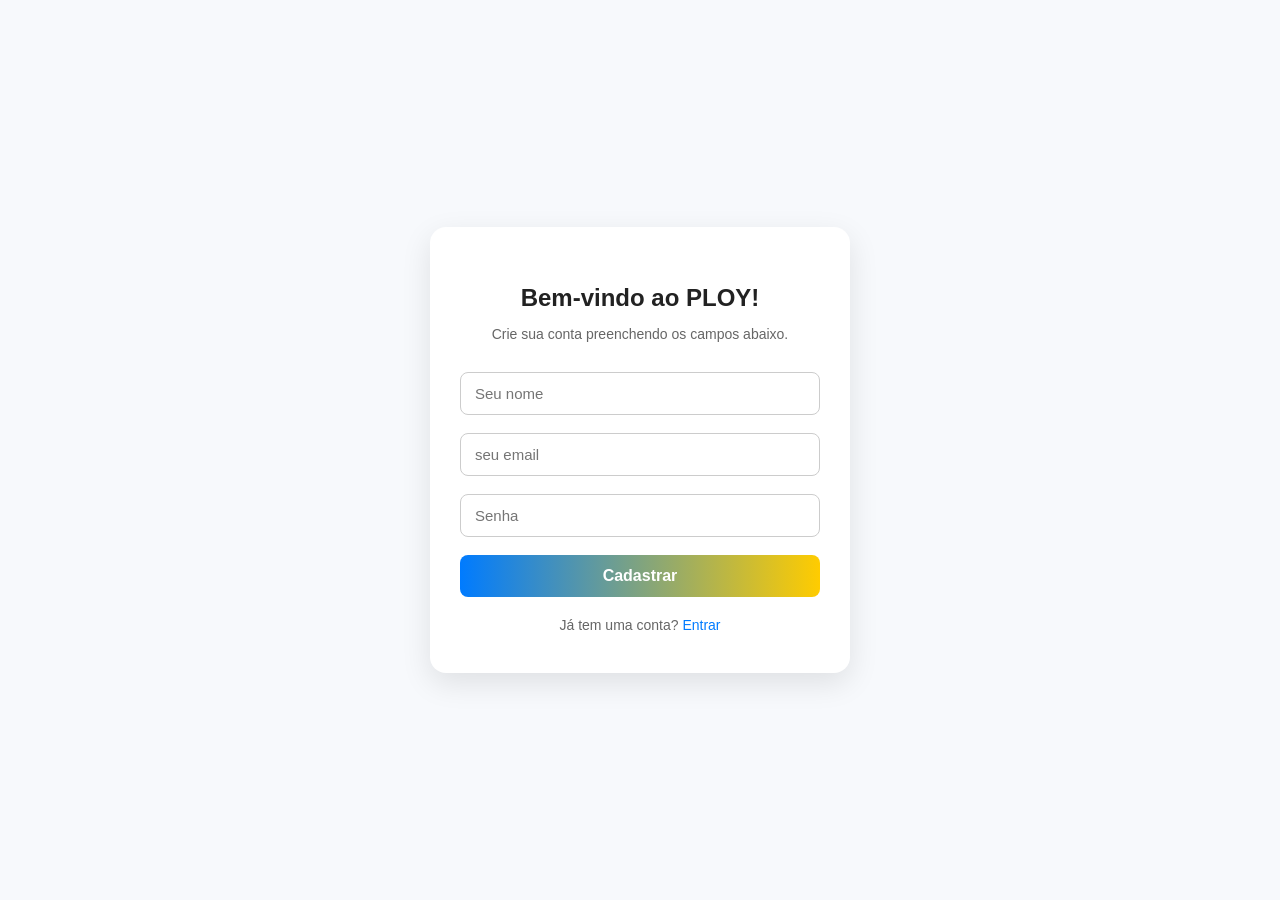
<file: templates/cadastro.html>
<!DOCTYPE html>
<html lang="pt-BR">
<head>
  <meta charset="utf-8">
  <title>Registrar Usuário</title>
  <style>
    :root {
      --azul: #007bff;
      --amarelo: #ffcc00;
      --bg: #f7f9fc;
      --text: #222;
      --muted: #666;
      --white: #fff;
    }

    * { box-sizing: border-box; }
    html, body { height: 100%; margin: 0; }

    body {
      font-family: 'Poppins', Arial, sans-serif;
      background: var(--bg);
      display: flex;
      align-items: center;
      justify-content: center;
      padding: 20px;
    }

    .container {
      width: 100%;
      max-width: 420px;
      background: var(--white);
      border-radius: 16px;
      box-shadow: 0 10px 30px rgba(0, 0, 0, 0.1);
      padding: 40px 30px;
      text-align: center;
    }

    h1 {
      margin-bottom: 10px;
      font-size: 24px;
      color: var(--text);
    }

    p {
      font-size: 14px;
      color: var(--muted);
      margin-bottom: 30px;
    }

    form {
      display: flex;
      flex-direction: column;
      gap: 18px;
    }

    input[type="text"],
    input[type="email"],
    input[type="password"] {
      padding: 12px 14px;
      border: 1px solid #ccc;
      border-radius: 8px;
      font-size: 15px;
      outline: none;
      transition: border 0.2s;
    }

    input:focus {
      border-color: var(--azul);
      box-shadow: 0 0 0 3px rgba(0, 123, 255, 0.15);
    }

    button {
      background: linear-gradient(90deg, var(--azul), var(--amarelo));
      color: var(--white);
      border: none;
      padding: 12px;
      border-radius: 8px;
      font-size: 16px;
      font-weight: 600;
      cursor: pointer;
      transition: transform 0.2s, box-shadow 0.2s;
    }

    button:hover {
      transform: translateY(-2px);
      box-shadow: 0 6px 20px rgba(0, 123, 255, 0.3);
    }

    .foot {
      margin-top: 20px;
      font-size: 14px;
      color: var(--muted);
    }

    .foot a {
      color: var(--azul);
      text-decoration: none;
      font-weight: 500;
    }

    .foot a:hover {
      text-decoration: underline;
    }
  </style>
</head>
<body>
  <div class="container">
    <h1>Bem-vindo ao PLOY!</h1>
    <p>Crie sua conta preenchendo os campos abaixo.</p>

    <form action="/register" method="POST">
      <input type="text" name="nome" placeholder="Seu nome" required>
      <input type="email" name="email" placeholder="seu email" required>
      <input type="password" name="senha" placeholder="Senha" required>
      <button type="submit">Cadastrar</button>
    </form>

    <div class="foot">
      Já tem uma conta? <a href="/login">Entrar</a>
    </div>
  </div>
</body>
</html>
</file>
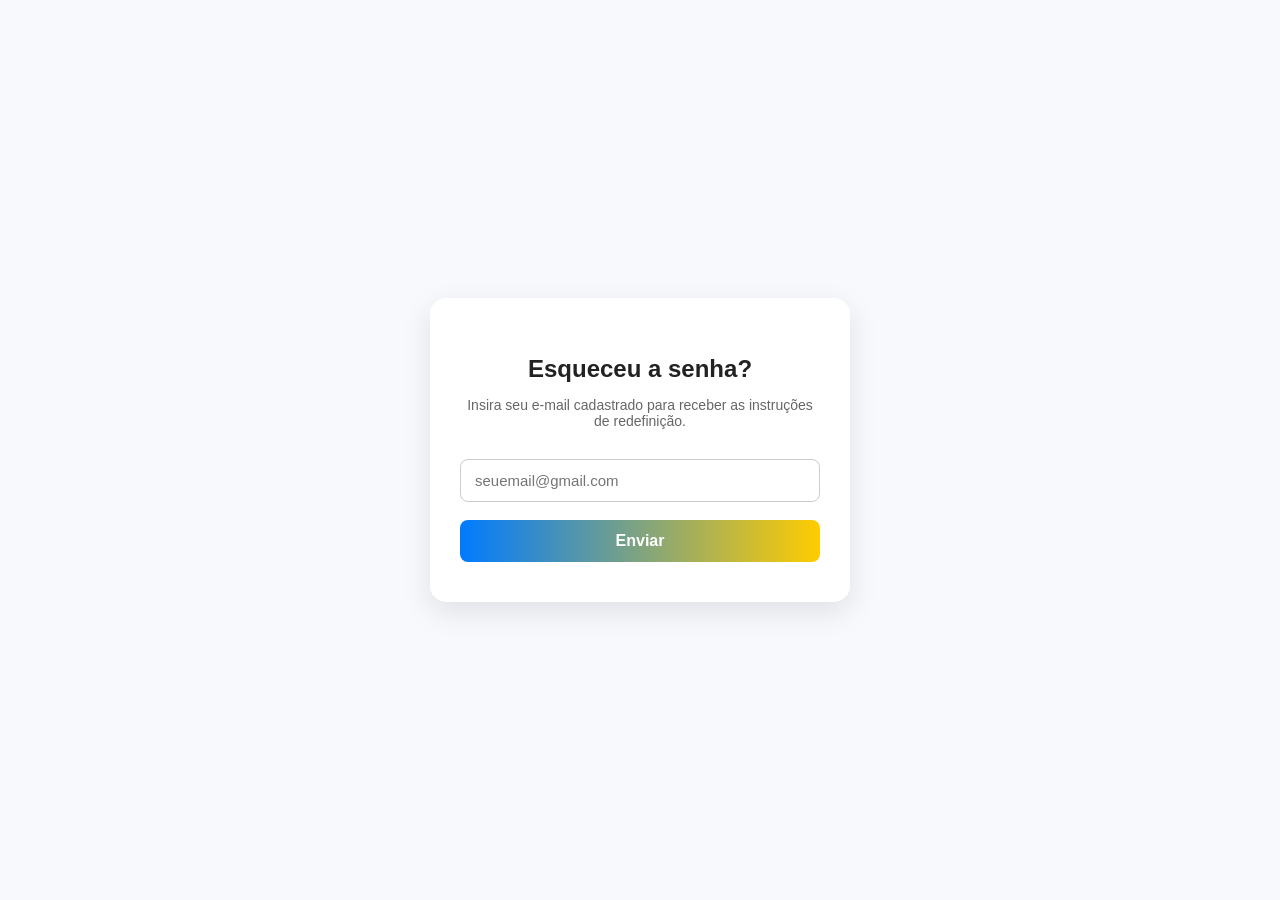
<file: templates/esqueci-senha.html>
<!DOCTYPE html>
<html lang="pt-BR">
<head>
  <meta charset="UTF-8">
  <title>Esqueceu sua senha?</title>
  <style>
    :root {
      --azul: #007bff;
      --amarelo: #ffcc00;
      --bg: #f7f9fc;
      --text: #222;
      --muted: #666;
      --white: #fff;
    }

    * { box-sizing: border-box; }
    html, body { height: 100%; margin: 0; }

    body {
      font-family: 'Poppins', Arial, sans-serif;
      background: var(--bg);
      display: flex;
      align-items: center;
      justify-content: center;
      padding: 20px;
    }

    .container {
      width: 100%;
      max-width: 420px;
      background: var(--white);
      border-radius: 16px;
      box-shadow: 0 10px 30px rgba(0, 0, 0, 0.1);
      padding: 40px 30px;
      text-align: center;
    }

    h1 {
      margin-bottom: 10px;
      font-size: 24px;
      color: var(--text);
    }

    p {
      font-size: 14px;
      color: var(--muted);
      margin-bottom: 30px;
    }

    form {
      display: flex;
      flex-direction: column;
      gap: 18px;
    }

    input[type="email"] {
      padding: 12px 14px;
      border: 1px solid #ccc;
      border-radius: 8px;
      font-size: 15px;
      outline: none;
      transition: border 0.2s;
    }

    input[type="email"]:focus {
      border-color: var(--azul);
      box-shadow: 0 0 0 3px rgba(0, 123, 255, 0.15);
    }

    button {
      background: linear-gradient(90deg, var(--azul), var(--amarelo));
      color: var(--white);
      border: none;
      padding: 12px;
      border-radius: 8px;
      font-size: 16px;
      font-weight: 600;
      cursor: pointer;
      transition: transform 0.2s, box-shadow 0.2s;
    }

    button:hover {
      transform: translateY(-2px);
      box-shadow: 0 6px 20px rgba(0, 123, 255, 0.3);
    }

    .foot {
      margin-top: 20px;
      font-size: 14px;
      color: var(--muted);
    }

    .foot a {
      color: var(--azul);
      text-decoration: none;
      font-weight: 500;
    }

    .foot a:hover {
      text-decoration: underline;
    }
  </style>
</head>
<body>
  <div class="container">
    <h1>Esqueceu a senha?</h1>
    <p>Insira seu e-mail cadastrado para receber as instruções de redefinição.</p>

    <form action="/esqueci-senha" method="POST">
      <input type="email" name="email" placeholder="seuemail@gmail.com" required>
      <button type="submit">Enviar</button>
    </form>
    </div>
  </div>
</body>
</html>
</file>
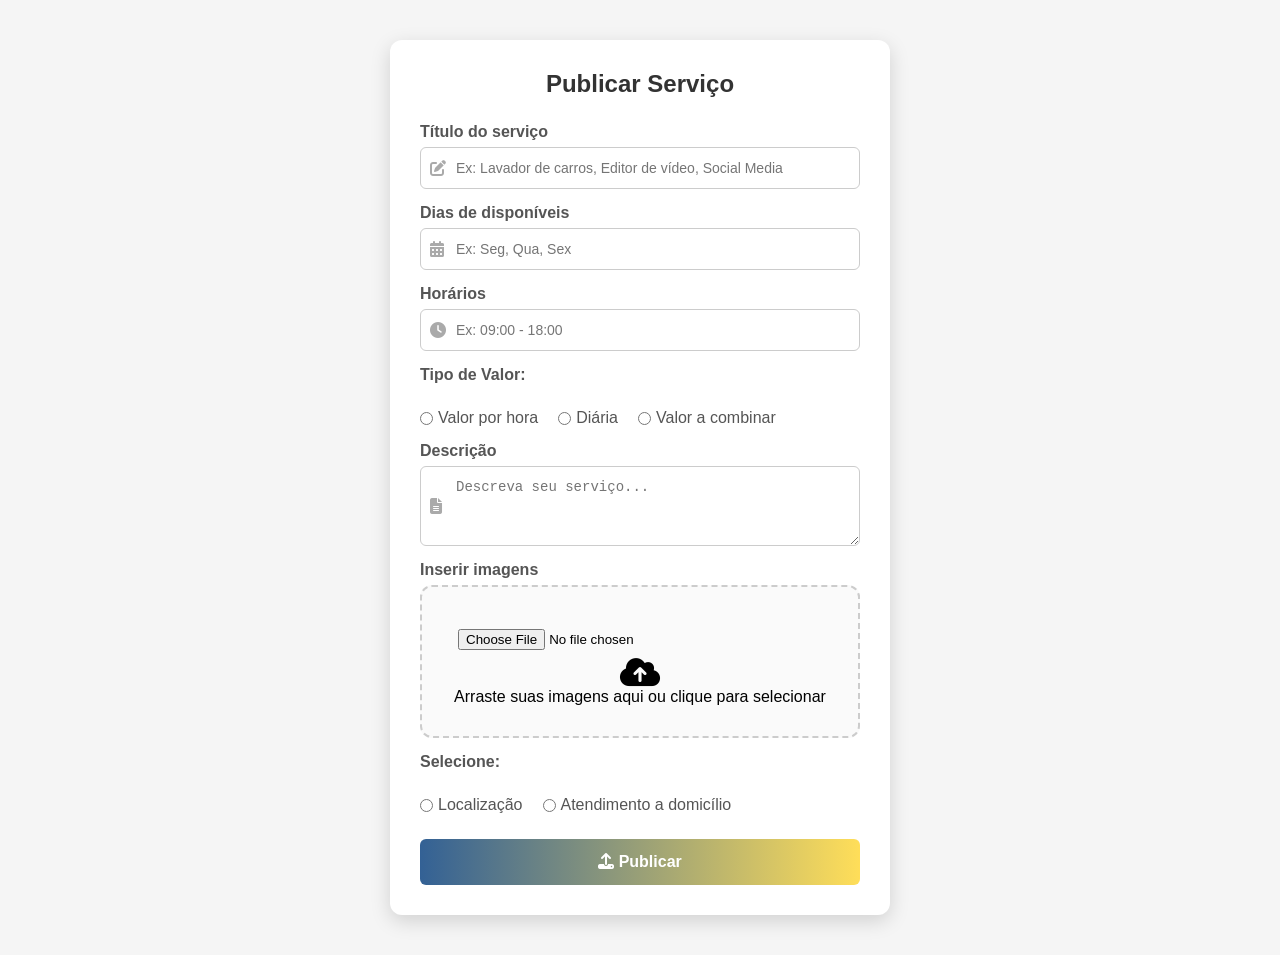
<file: templates/formulario_servicos.html>
<!DOCTYPE html>
<html lang="pt-BR">
<head>
  <meta charset="UTF-8">
  <title>Publicar Serviço</title>
  <link href="https://cdnjs.cloudflare.com/ajax/libs/font-awesome/6.4.0/css/all.min.css" rel="stylesheet">
  <style>
    * {
      box-sizing: border-box;
      margin: 0;
      padding: 0;
    }

    .upload-container {
    position: relative;
    border: 2px dashed #ccc;
    border-radius: 12px;
    padding: 30px;
    text-align: center;
    cursor: pointer;
    transition: border-color 0.3s, background-color 0.2s;
    background-color: #fafafa;
    margin-top: 6px;
    }

    body {
      font-family: 'Segoe UI', Tahoma, Geneva, Verdana, sans-serif;
      background-color: #f5f5f5;
      display: flex;
      justify-content: center;
      align-items: flex-start;
      min-height: 100vh;
      padding: 40px 10px;
    }

    .card {
      background-color: #fff;
      width: 100%;
      max-width: 500px;
      border-radius: 12px;
      box-shadow: 0 6px 20px rgba(0,0,0,0.15);
      padding: 30px;
    }

    h2 {
      text-align: center;
      margin-bottom: 25px;
      color: #333;
      font-weight: 600;
    }

    label {
      display: block;
      margin-top: 15px;
      font-weight: 600;
      color: #555;
    }

    .input-wrapper {
      position: relative;
      margin-top: 6px;
    }

    .input-wrapper i {
      position: absolute;
      left: 10px;
      top: 50%;
      transform: translateY(-50%);
      color: #aaa;
      font-size: 16px;
    }

    input[type="text"],
    input[type="number"],
    textarea {
      width: 100%;
      padding: 12px 12px 12px 35px;
      border-radius: 6px;
      border: 1px solid #ccc;
      font-size: 14px;
      transition: border-color 0.3s;
      display: block;
    }

    input[type="text"]:focus,
    input[type="number"]:focus,
    textarea:focus {
      border-color: #ff6f00;
      outline: none;
    }

    textarea {
      resize: vertical;
      min-height: 80px;
    }

    input[type="file"] {
      padding: 6px;
      margin-top: 6px;
      width: 100%;
    }

    .radio-group {
      display: flex;
      gap: 20px;
      margin-top: 10px;
    }

    .radio-group label {
      display: flex;
      align-items: center;
      gap: 5px;
      font-weight: normal;
    }

    #endereco-field {
      display: none;
      margin-top: 10px;
    }

    button {
      width: 100%;
      margin-top: 25px;
      padding: 14px;
      border: none;
      border-radius: 6px;
      background: linear-gradient(to right, #336195, #FFDE59);
      color: #fff;
      font-size: 16px;
      font-weight: 600;
      cursor: pointer;
      transition: background-color 0.3s;
    }

    button:hover {
      background: linear-gradient(to right, #336195, #FFDE59);
    }

    @media (max-width: 550px) {
      .card {
        padding: 20px;
      }
    }
  </style>
</head>
<body>

<div class="card">
  <h2>Publicar Serviço</h2>
  <form method="POST" action="/publicar-servico" enctype="multipart/form-data">
    <label>Título do serviço</label>
    <div class="input-wrapper">
      <i class="fa-solid fa-pen-to-square"></i>
      <input type="text" name="titulo" placeholder="Ex: Lavador de carros, Editor de vídeo, Social Media">
    </div>

    <label>Dias de disponíveis</label>
    <div class="input-wrapper">
      <i class="fa-solid fa-calendar-days"></i>
      <input type="text" name="dias" placeholder="Ex: Seg, Qua, Sex">
    </div>

    <label>Horários </label>
    <div class="input-wrapper">
      <i class="fa-solid fa-clock"></i>
      <input type="text" name="horarios" placeholder="Ex: 09:00 - 18:00" required>
    </div>

    <label>Tipo de Valor:</label>
    <div class="radio-group">
      <label><input type="radio" name="tipagem" value="valorHora" required> Valor por hora</label>
      <label><input type="radio" name="tipagem" value="valorDia"> Diária</label>
      <label><input type="radio" name="tipagem" value="valorCombinar"> Valor a combinar</label>
    </div>

    <div id="tipagemValorHora-field">
      <label>Valor por hora:</label>
      <input type="number" step = "0.01" name="horaValue" placeholder="Ex: 27.98">
    </div>

    <div id="tipagemValorDia-field">
      <label>Valor por dia:</label>
      <input type="number" step = "0.01" name="diaValue" placeholder="Ex: 9.99">
    </div>

    <label>Descrição </label>
    <div class="input-wrapper">
      <i class="fa-solid fa-file-lines"></i>
      <textarea name="descricao" placeholder="Descreva seu serviço..." required></textarea>
    </div>

  <label>Inserir imagens</label>
<div class="upload-container" id="upload-container">
  <input type="file" id="imagens" name="imagens" accept="image/*">
  <div class="upload-text">
    <i class="fa-solid fa-cloud-arrow-up fa-2x"></i>
    <p>Arraste suas imagens aqui ou clique para selecionar</p>
  </div>
</div>

    <label>Selecione:</label>
    <div class="radio-group">
      <label><input type="radio" name="atendimento" value="localizacao" required> Localização</label>
      <label><input type="radio" name="atendimento" value="domicilio"> Atendimento a domicílio</label>
    </div>

    <div id="endereco-field">
      <label>Endereço:</label>
      <input type="text" name="endereco" placeholder="Informe seu endereço">
    </div>

    <button type="submit"><i class="fa-solid fa-upload"></i> Publicar</button>
  </form>
</div>

<script>
  const radios = document.querySelectorAll('input[name="atendimento"]');
  const enderecoField = document.getElementById('endereco-field');

  radios.forEach(radio => {
    radio.addEventListener('change', () => {
      if (radio.value === 'localizacao' && radio.checked) {
        enderecoField.style.display = 'block';
      } else if (radio.value === 'domicilio' && radio.checked) {
        enderecoField.style.display = 'none';
      }
    });
  });
</script>

<script>
  const radiosValores = document.querySelectorAll('input[name="tipagem"]');
  const valorHoraField = document.getElementById('tipagemValorHora-field');
  const valorDiaField = document.getElementById('tipagemValorDia-field');

  valorHoraField.style.display = 'none';
  valorDiaField.style.display = 'none';


  radiosValores.forEach(radio => {
    radio.addEventListener('change', () => {
      

      if (radio.value === 'valorHora') {
        valorHoraField.style.display = 'block';
        valorDiaField.style.display = "none";
      } else if (radio.value === 'valorDia') {
        valorDiaField.style.display = 'block';
        valorHoraField.style.display = "none";
      } else if (radio.value === "valorCombinar"){
        valorHoraField.style.display = 'none';
        valorDiaField.style.display = 'none';
      }
    });
  });
</script>

</body>
</html>
</file>
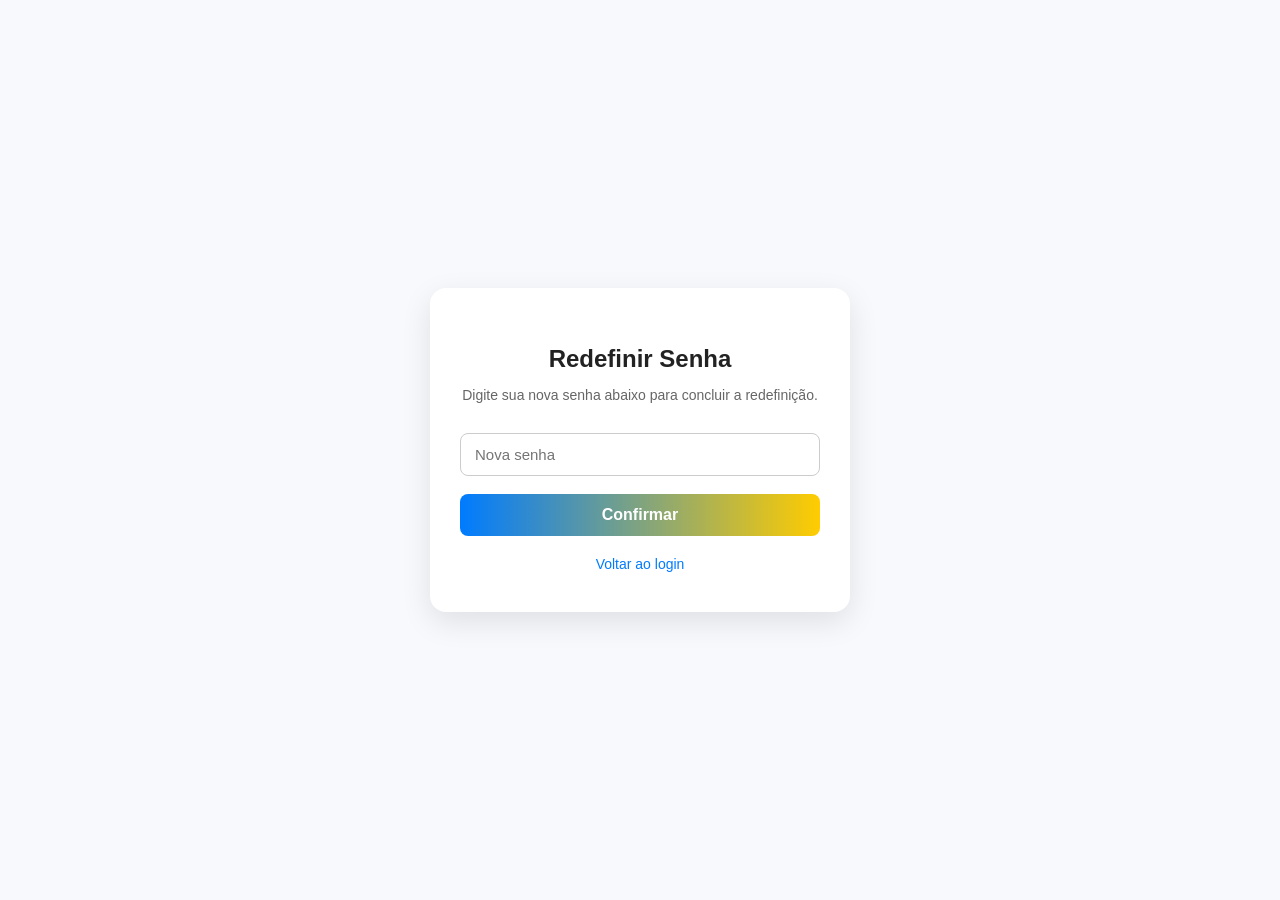
<file: templates/redefinir-senha.html>
<!DOCTYPE html>
<html lang="pt-BR">
<head>
  <meta charset="utf-8">
  <title>Redefinir Senha</title>
  <style>
    :root {
      --azul: #007bff;
      --amarelo: #ffcc00;
      --bg: #f7f9fc;
      --text: #222;
      --muted: #666;
      --white: #fff;
    }

    * { box-sizing: border-box; }
    html, body { height: 100%; margin: 0; }

    body {
      font-family: 'Poppins', Arial, sans-serif;
      background: var(--bg);
      display: flex;
      align-items: center;
      justify-content: center;
      padding: 20px;
    }

    .container {
      width: 100%;
      max-width: 420px;
      background: var(--white);
      border-radius: 16px;
      box-shadow: 0 10px 30px rgba(0, 0, 0, 0.1);
      padding: 40px 30px;
      text-align: center;
    }

    h1 {
      margin-bottom: 10px;
      font-size: 24px;
      color: var(--text);
    }

    p {
      font-size: 14px;
      color: var(--muted);
      margin-bottom: 30px;
    }

    form {
      display: flex;
      flex-direction: column;
      gap: 18px;
    }

    input[type="password"] {
      padding: 12px 14px;
      border: 1px solid #ccc;
      border-radius: 8px;
      font-size: 15px;
      outline: none;
      transition: border 0.2s;
    }

    input:focus {
      border-color: var(--azul);
      box-shadow: 0 0 0 3px rgba(0, 123, 255, 0.15);
    }

    button {
      background: linear-gradient(90deg, var(--azul), var(--amarelo));
      color: var(--white);
      border: none;
      padding: 12px;
      border-radius: 8px;
      font-size: 16px;
      font-weight: 600;
      cursor: pointer;
      transition: transform 0.2s, box-shadow 0.2s;
    }

    button:hover {
      transform: translateY(-2px);
      box-shadow: 0 6px 20px rgba(0, 123, 255, 0.3);
    }

    .foot {
      margin-top: 20px;
      font-size: 14px;
      color: var(--muted);
    }

    .foot a {
      color: var(--azul);
      text-decoration: none;
      font-weight: 500;
    }

    .foot a:hover {
      text-decoration: underline;
    }
  </style>
</head>
<body>
  <div class="container">
    <h1>Redefinir Senha</h1>
    <p>Digite sua nova senha abaixo para concluir a redefinição.</p>

    <form method="POST">
      <input type="password" name="nova_senha" placeholder="Nova senha" required>
      <button type="submit">Confirmar</button>
    </form>

    <div class="foot">
      <a href="/login">Voltar ao login</a>
    </div>
  </div>
</body>
</html>
</file>
